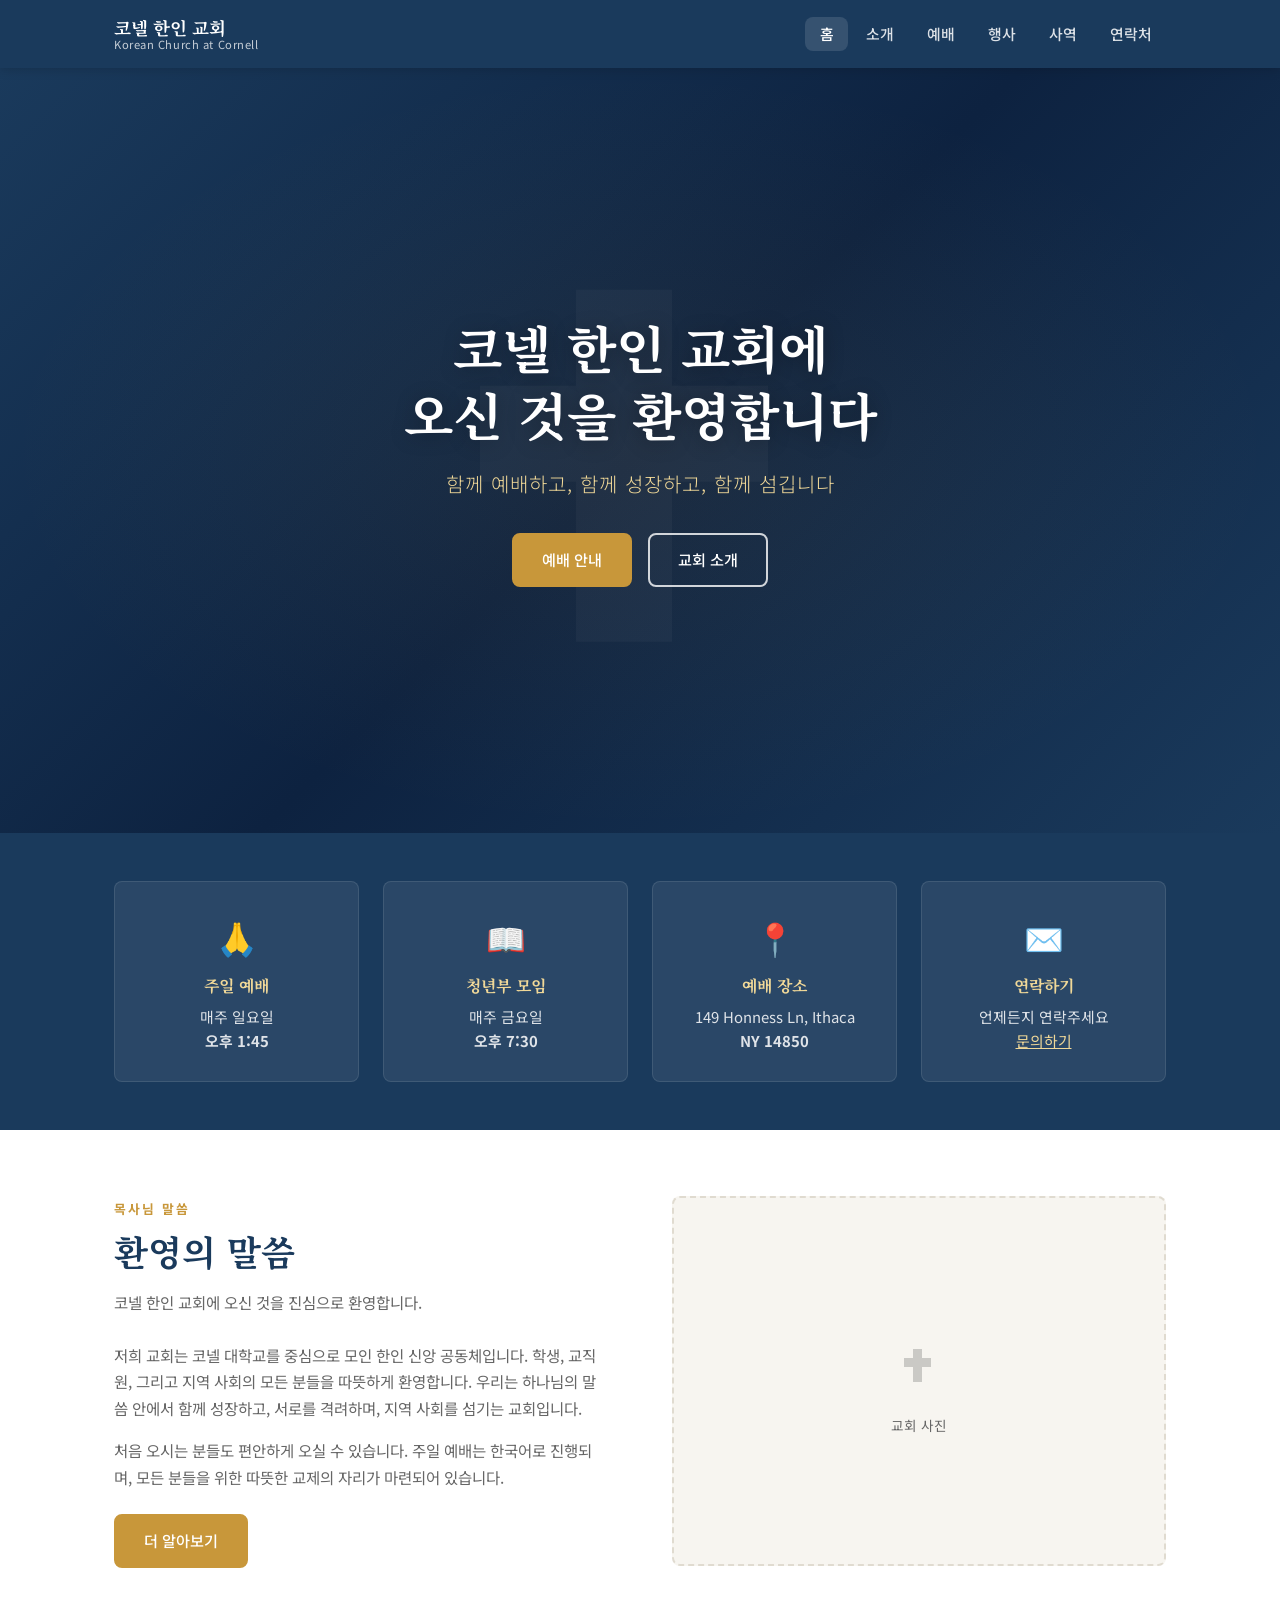
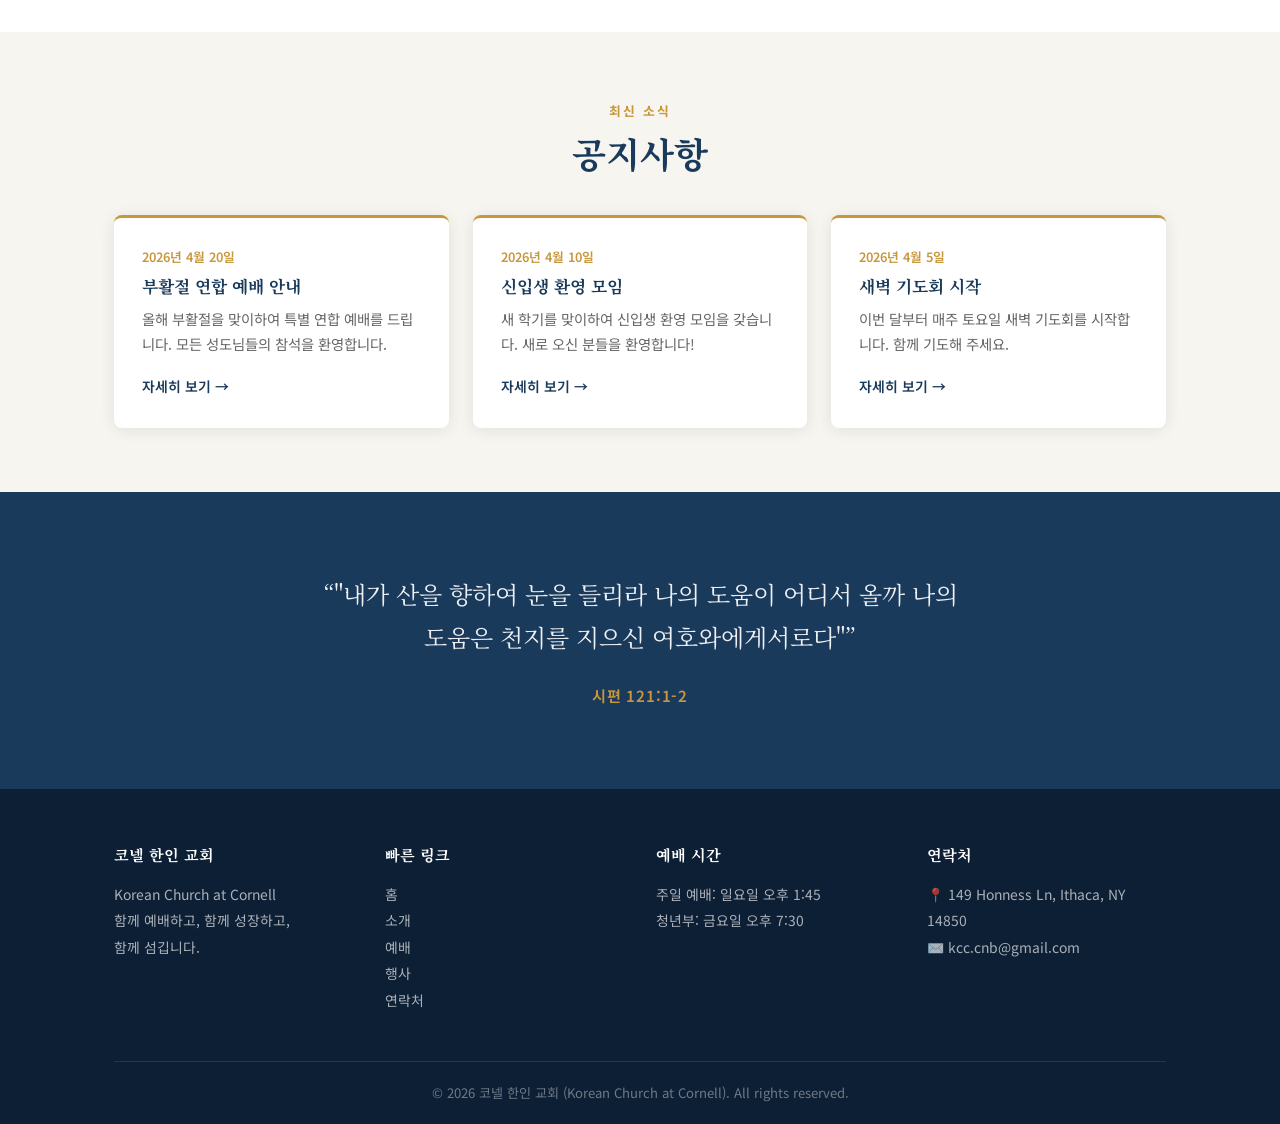
<file: index.html>
<!DOCTYPE html>
<html lang="ko">
<head>
  <meta charset="UTF-8" />
  <meta name="viewport" content="width=device-width, initial-scale=1.0" />
  <meta name="description" content="코넬 한인 교회 - Korean Church at Cornell University" />
  <title>코넬 한인 교회 | Korean Church at Cornell</title>
  <link rel="stylesheet" href="css/style.css" />
  <link rel="preconnect" href="https://fonts.googleapis.com" />
  <link href="https://fonts.googleapis.com/css2?family=Noto+Sans+KR:wght@300;400;500;700&family=Noto+Serif+KR:wght@400;700&display=swap" rel="stylesheet" />
</head>
<body>

  <!-- Navigation -->
  <header class="site-header">
    <nav class="navbar">
      <div class="nav-brand">
        <a href="index.html">
          <span class="brand-ko">코넬 한인 교회</span>
          <span class="brand-en">Korean Church at Cornell</span>
        </a>
      </div>
      <button class="nav-toggle" aria-label="메뉴 열기" id="navToggle">
        <span></span><span></span><span></span>
      </button>
      <ul class="nav-links" id="navLinks">
        <li><a href="index.html" class="active">홈</a></li>
        <li><a href="pages/about.html">소개</a></li>
        <li><a href="pages/worship.html">예배</a></li>
        <li><a href="pages/events.html">행사</a></li>
        <li><a href="pages/ministry.html">사역</a></li>
        <li><a href="pages/contact.html">연락처</a></li>
      </ul>
    </nav>
  </header>

  <!-- Hero Section -->
  <section class="hero">
    <div class="hero-overlay"></div>
    <div class="hero-content">
      <h1>코넬 한인 교회에<br />오신 것을 환영합니다</h1>
      <p class="hero-subtitle">함께 예배하고, 함께 성장하고, 함께 섬깁니다</p>
      <div class="hero-buttons">
        <a href="pages/worship.html" class="btn btn-primary">예배 안내</a>
        <a href="pages/about.html" class="btn btn-outline">교회 소개</a>
      </div>
    </div>
  </section>

  <!-- Weekly Worship Info -->
  <section class="worship-info">
    <div class="container">
      <div class="info-grid">
        <div class="info-card">
          <div class="info-icon">🙏</div>
          <h3>주일 예배</h3>
          <p>매주 일요일<br /><strong>오후 1:45</strong></p>
        </div>
        <div class="info-card">
          <div class="info-icon">📖</div>
          <h3>청년부 모임</h3>
          <p>매주 금요일<br /><strong>오후 7:30</strong></p>
        </div>
        <div class="info-card">
          <div class="info-icon">📍</div>
          <h3>예배 장소</h3>
          <p>149 Honness Ln, Ithaca<br /><strong>NY 14850</strong></p>
        </div>
        <div class="info-card">
          <div class="info-icon">✉️</div>
          <h3>연락하기</h3>
          <p>언제든지 연락주세요<br /><a href="pages/contact.html">문의하기</a></p>
        </div>
      </div>
    </div>
  </section>

  <!-- Welcome Message -->
  <section class="welcome-section">
    <div class="container">
      <div class="welcome-grid">
        <div class="welcome-text">
          <span class="section-label">목사님 말씀</span>
          <h2>환영의 말씀</h2>
          <p>
            코넬 한인 교회에 오신 것을 진심으로 환영합니다.<br /><br />
            저희 교회는 코넬 대학교를 중심으로 모인 한인 신앙 공동체입니다.
            학생, 교직원, 그리고 지역 사회의 모든 분들을 따뜻하게 환영합니다.
            우리는 하나님의 말씀 안에서 함께 성장하고,
            서로를 격려하며, 지역 사회를 섬기는 교회입니다.
          </p>
          <p>
            처음 오시는 분들도 편안하게 오실 수 있습니다.
            주일 예배는 한국어로 진행되며, 모든 분들을 위한
            따뜻한 교제의 자리가 마련되어 있습니다.
          </p>
          <a href="pages/about.html" class="btn btn-primary">더 알아보기</a>
        </div>
        <div class="welcome-image">
          <div class="image-placeholder">
            <span>✝</span>
            <p>교회 사진</p>
          </div>
        </div>
      </div>
    </div>
  </section>

  <!-- Announcements -->
  <section class="announcements">
    <div class="container">
      <div class="section-header">
        <span class="section-label">최신 소식</span>
        <h2>공지사항</h2>
      </div>
      <div class="announcement-grid">
        <article class="announcement-card">
          <span class="announcement-date">2026년 4월 20일</span>
          <h3>부활절 연합 예배 안내</h3>
          <p>올해 부활절을 맞이하여 특별 연합 예배를 드립니다. 모든 성도님들의 참석을 환영합니다.</p>
          <a href="pages/events.html" class="read-more">자세히 보기 →</a>
        </article>
        <article class="announcement-card">
          <span class="announcement-date">2026년 4월 10일</span>
          <h3>신입생 환영 모임</h3>
          <p>새 학기를 맞이하여 신입생 환영 모임을 갖습니다. 새로 오신 분들을 환영합니다!</p>
          <a href="pages/events.html" class="read-more">자세히 보기 →</a>
        </article>
        <article class="announcement-card">
          <span class="announcement-date">2026년 4월 5일</span>
          <h3>새벽 기도회 시작</h3>
          <p>이번 달부터 매주 토요일 새벽 기도회를 시작합니다. 함께 기도해 주세요.</p>
          <a href="pages/events.html" class="read-more">자세히 보기 →</a>
        </article>
      </div>
    </div>
  </section>

  <!-- Scripture of the Week -->
  <section class="scripture">
    <div class="container">
      <blockquote>
        <p>"내가 산을 향하여 눈을 들리라 나의 도움이 어디서 올까 나의 도움은 천지를 지으신 여호와에게서로다"</p>
        <cite>시편 121:1-2</cite>
      </blockquote>
    </div>
  </section>

  <!-- Footer -->
  <footer class="site-footer">
    <div class="container">
      <div class="footer-grid">
        <div class="footer-col">
          <h4>코넬 한인 교회</h4>
          <p>Korean Church at Cornell</p>
          <p>함께 예배하고, 함께 성장하고,<br />함께 섬깁니다.</p>
        </div>
        <div class="footer-col">
          <h4>빠른 링크</h4>
          <ul>
            <li><a href="index.html">홈</a></li>
            <li><a href="pages/about.html">소개</a></li>
            <li><a href="pages/worship.html">예배</a></li>
            <li><a href="pages/events.html">행사</a></li>
            <li><a href="pages/contact.html">연락처</a></li>
          </ul>
        </div>
        <div class="footer-col">
          <h4>예배 시간</h4>
          <ul>
            <li>주일 예배: 일요일 오후 1:45</li>
            <li>청년부: 금요일 오후 7:30</li>
          </ul>
        </div>
        <div class="footer-col">
          <h4>연락처</h4>
          <ul>
            <li>📍 149 Honness Ln, Ithaca, NY 14850</li>
            <li>✉️ <a href="mailto:kcc.cnb@gmail.com">kcc.cnb@gmail.com</a></li>
          </ul>
        </div>
      </div>
      <div class="footer-bottom">
        <p>&copy; 2026 코넬 한인 교회 (Korean Church at Cornell). All rights reserved.</p>
      </div>
    </div>
  </footer>

  <script src="js/main.js"></script>
</body>
</html>
</file>
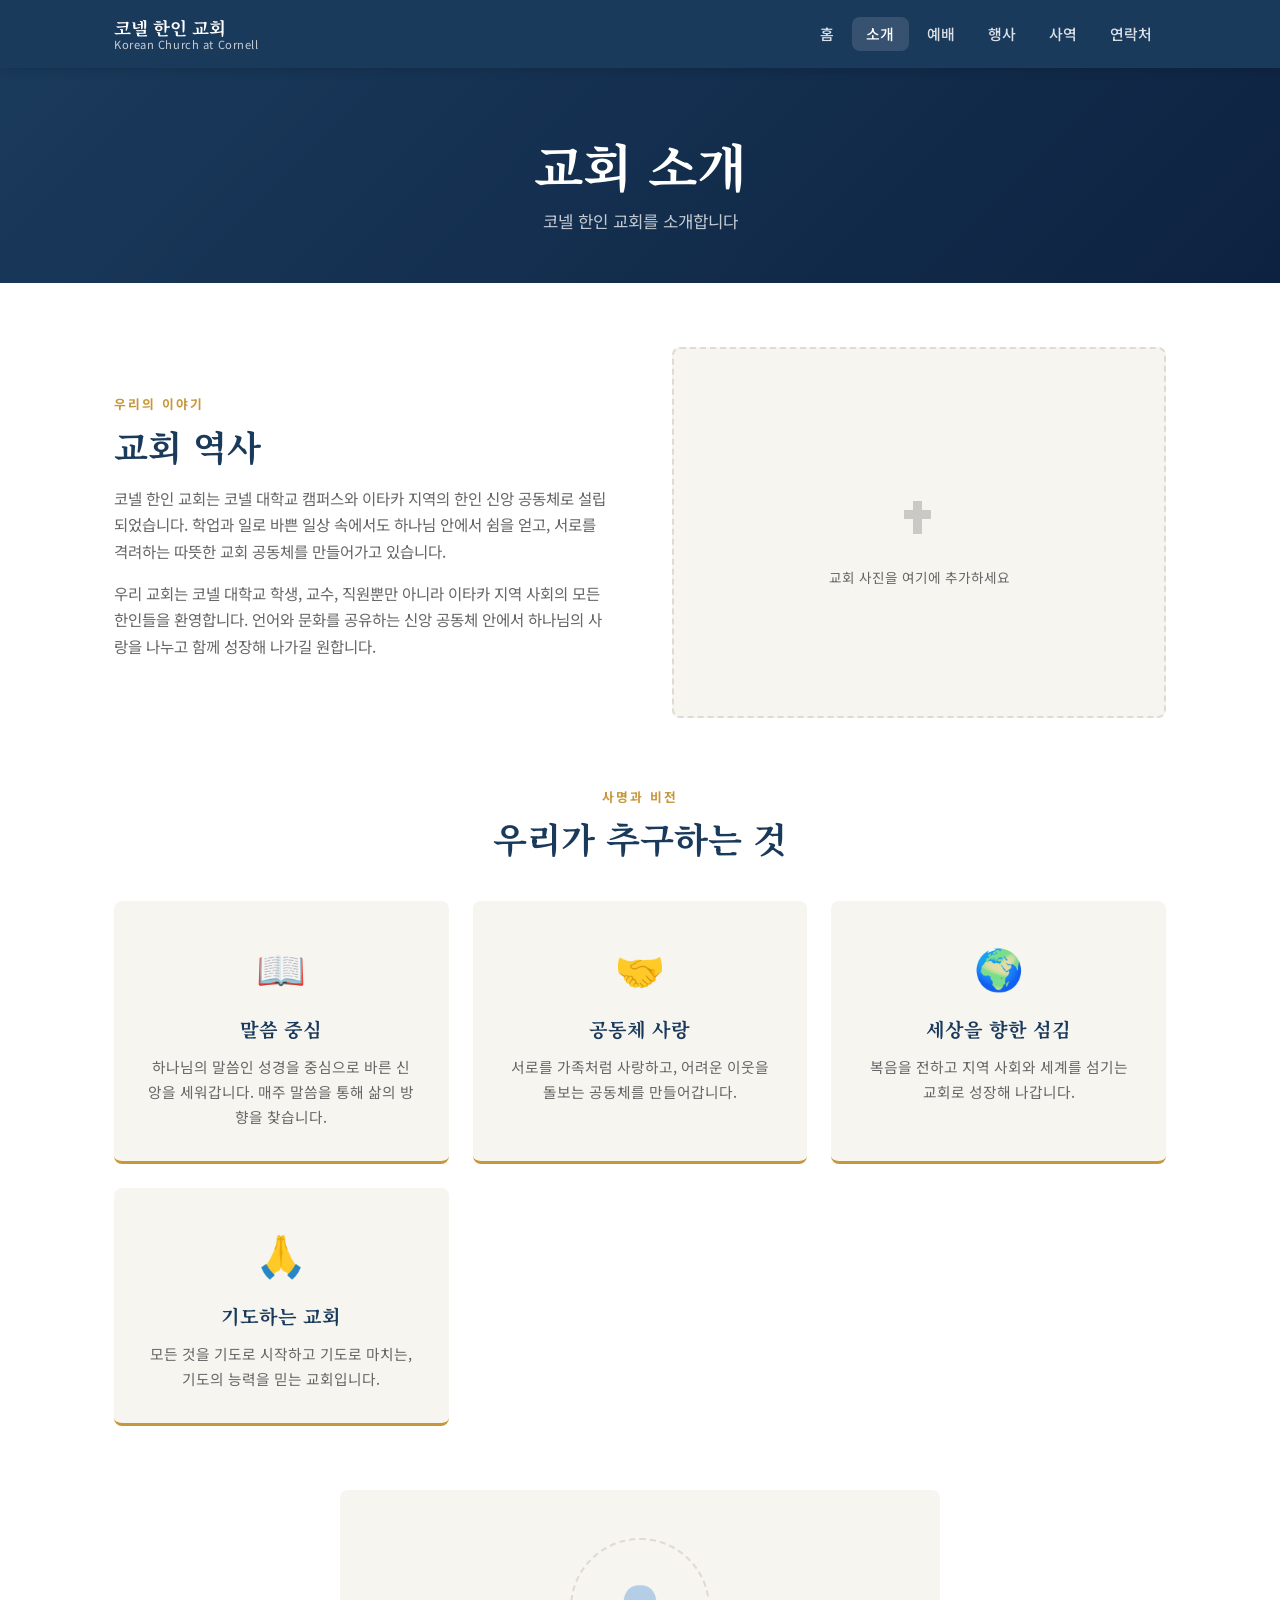
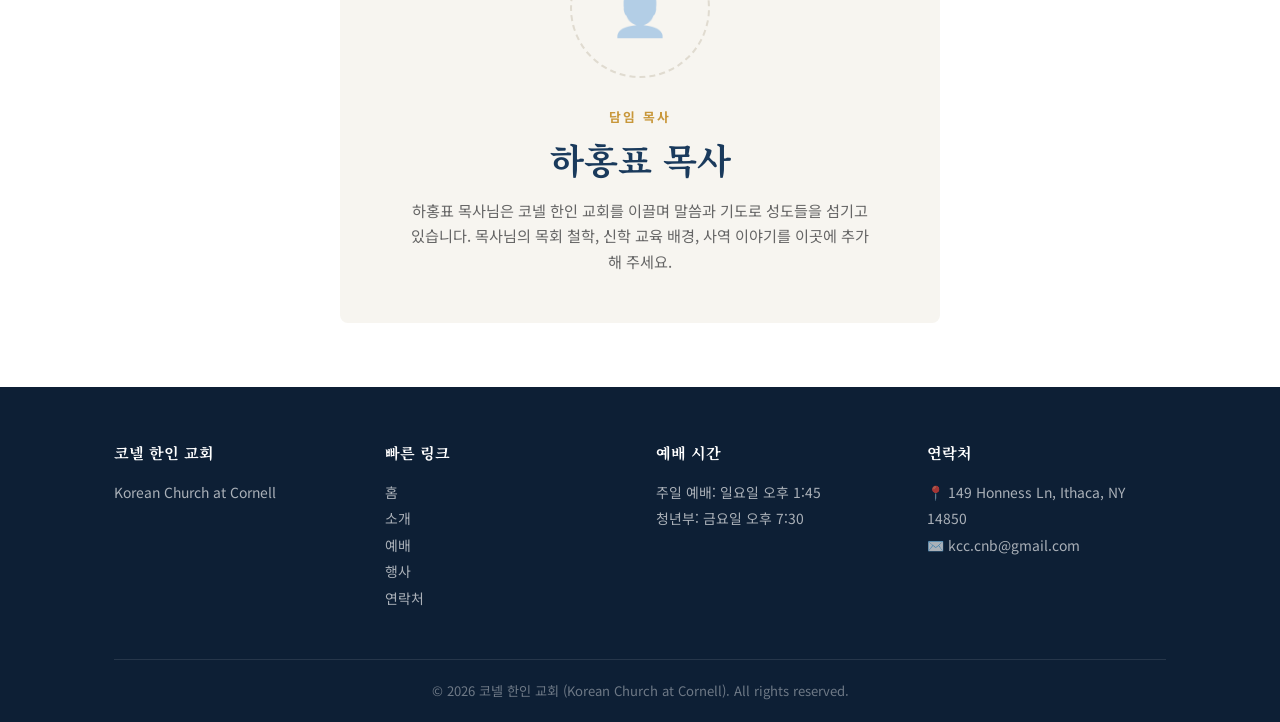
<file: pages/about.html>
<!DOCTYPE html>
<html lang="ko">
<head>
  <meta charset="UTF-8" />
  <meta name="viewport" content="width=device-width, initial-scale=1.0" />
  <title>소개 | 코넬 한인 교회</title>
  <link rel="stylesheet" href="../css/style.css" />
  <link rel="preconnect" href="https://fonts.googleapis.com" />
  <link href="https://fonts.googleapis.com/css2?family=Noto+Sans+KR:wght@300;400;500;700&family=Noto+Serif+KR:wght@400;700&display=swap" rel="stylesheet" />
</head>
<body>

  <header class="site-header">
    <nav class="navbar">
      <div class="nav-brand">
        <a href="../index.html">
          <span class="brand-ko">코넬 한인 교회</span>
          <span class="brand-en">Korean Church at Cornell</span>
        </a>
      </div>
      <button class="nav-toggle" aria-label="메뉴 열기" id="navToggle">
        <span></span><span></span><span></span>
      </button>
      <ul class="nav-links" id="navLinks">
        <li><a href="../index.html">홈</a></li>
        <li><a href="about.html" class="active">소개</a></li>
        <li><a href="worship.html">예배</a></li>
        <li><a href="events.html">행사</a></li>
        <li><a href="ministry.html">사역</a></li>
        <li><a href="contact.html">연락처</a></li>
      </ul>
    </nav>
  </header>

  <section class="page-hero">
    <div class="container">
      <h1>교회 소개</h1>
      <p>코넬 한인 교회를 소개합니다</p>
    </div>
  </section>

  <section class="page-content">
    <div class="container">

      <div class="welcome-grid" style="margin-bottom:4rem;">
        <div class="welcome-text">
          <span class="section-label">우리의 이야기</span>
          <h2>교회 역사</h2>
          <p>
            코넬 한인 교회는 코넬 대학교 캠퍼스와 이타카 지역의 한인 신앙 공동체로 설립되었습니다.
            학업과 일로 바쁜 일상 속에서도 하나님 안에서 쉼을 얻고, 서로를 격려하는
            따뜻한 교회 공동체를 만들어가고 있습니다.
          </p>
          <p>
            우리 교회는 코넬 대학교 학생, 교수, 직원뿐만 아니라
            이타카 지역 사회의 모든 한인들을 환영합니다.
            언어와 문화를 공유하는 신앙 공동체 안에서
            하나님의 사랑을 나누고 함께 성장해 나가길 원합니다.
          </p>
        </div>
        <div class="welcome-image">
          <div class="image-placeholder">
            <span>✝</span>
            <p>교회 사진을 여기에 추가하세요</p>
          </div>
        </div>
      </div>

      <!-- Vision & Mission -->
      <div class="section-header">
        <span class="section-label">사명과 비전</span>
        <h2>우리가 추구하는 것</h2>
      </div>

      <div class="ministry-grid" style="margin-bottom:4rem;">
        <div class="ministry-card">
          <div class="icon">📖</div>
          <h3>말씀 중심</h3>
          <p>하나님의 말씀인 성경을 중심으로 바른 신앙을 세워갑니다. 매주 말씀을 통해 삶의 방향을 찾습니다.</p>
        </div>
        <div class="ministry-card">
          <div class="icon">🤝</div>
          <h3>공동체 사랑</h3>
          <p>서로를 가족처럼 사랑하고, 어려운 이웃을 돌보는 공동체를 만들어갑니다.</p>
        </div>
        <div class="ministry-card">
          <div class="icon">🌍</div>
          <h3>세상을 향한 섬김</h3>
          <p>복음을 전하고 지역 사회와 세계를 섬기는 교회로 성장해 나갑니다.</p>
        </div>
        <div class="ministry-card">
          <div class="icon">🙏</div>
          <h3>기도하는 교회</h3>
          <p>모든 것을 기도로 시작하고 기도로 마치는, 기도의 능력을 믿는 교회입니다.</p>
        </div>
      </div>

      <!-- Pastor -->
      <div style="background:var(--color-bg-alt);border-radius:var(--radius);padding:3rem;text-align:center;max-width:600px;margin:0 auto;">
        <div class="image-placeholder" style="width:140px;height:140px;border-radius:50%;margin:0 auto 1.5rem;aspect-ratio:1;">
          <span>👤</span>
        </div>
        <span class="section-label">담임 목사</span>
        <h2 style="margin-bottom:0.5rem;">하홍표 목사</h2>
        <p style="color:var(--color-text-light);font-size:0.95rem;max-width:460px;margin:1rem auto 0;">
          하홍표 목사님은 코넬 한인 교회를 이끌며 말씀과 기도로 성도들을 섬기고 있습니다.
          목사님의 목회 철학, 신학 교육 배경, 사역 이야기를 이곳에 추가해 주세요.
        </p>
      </div>

    </div>
  </section>

  <footer class="site-footer">
    <div class="container">
      <div class="footer-grid">
        <div class="footer-col">
          <h4>코넬 한인 교회</h4>
          <p>Korean Church at Cornell</p>
        </div>
        <div class="footer-col">
          <h4>빠른 링크</h4>
          <ul>
            <li><a href="../index.html">홈</a></li>
            <li><a href="about.html">소개</a></li>
            <li><a href="worship.html">예배</a></li>
            <li><a href="events.html">행사</a></li>
            <li><a href="contact.html">연락처</a></li>
          </ul>
        </div>
        <div class="footer-col">
          <h4>예배 시간</h4>
          <ul>
            <li>주일 예배: 일요일 오후 1:45</li>
            <li>청년부: 금요일 오후 7:30</li>
          </ul>
        </div>
        <div class="footer-col">
          <h4>연락처</h4>
          <ul>
            <li>📍 149 Honness Ln, Ithaca, NY 14850</li>
            <li>✉️ <a href="mailto:kcc.cnb@gmail.com">kcc.cnb@gmail.com</a></li>
          </ul>
        </div>
      </div>
      <div class="footer-bottom">
        <p>&copy; 2026 코넬 한인 교회 (Korean Church at Cornell). All rights reserved.</p>
      </div>
    </div>
  </footer>

  <script src="../js/main.js"></script>
</body>
</html>
</file>
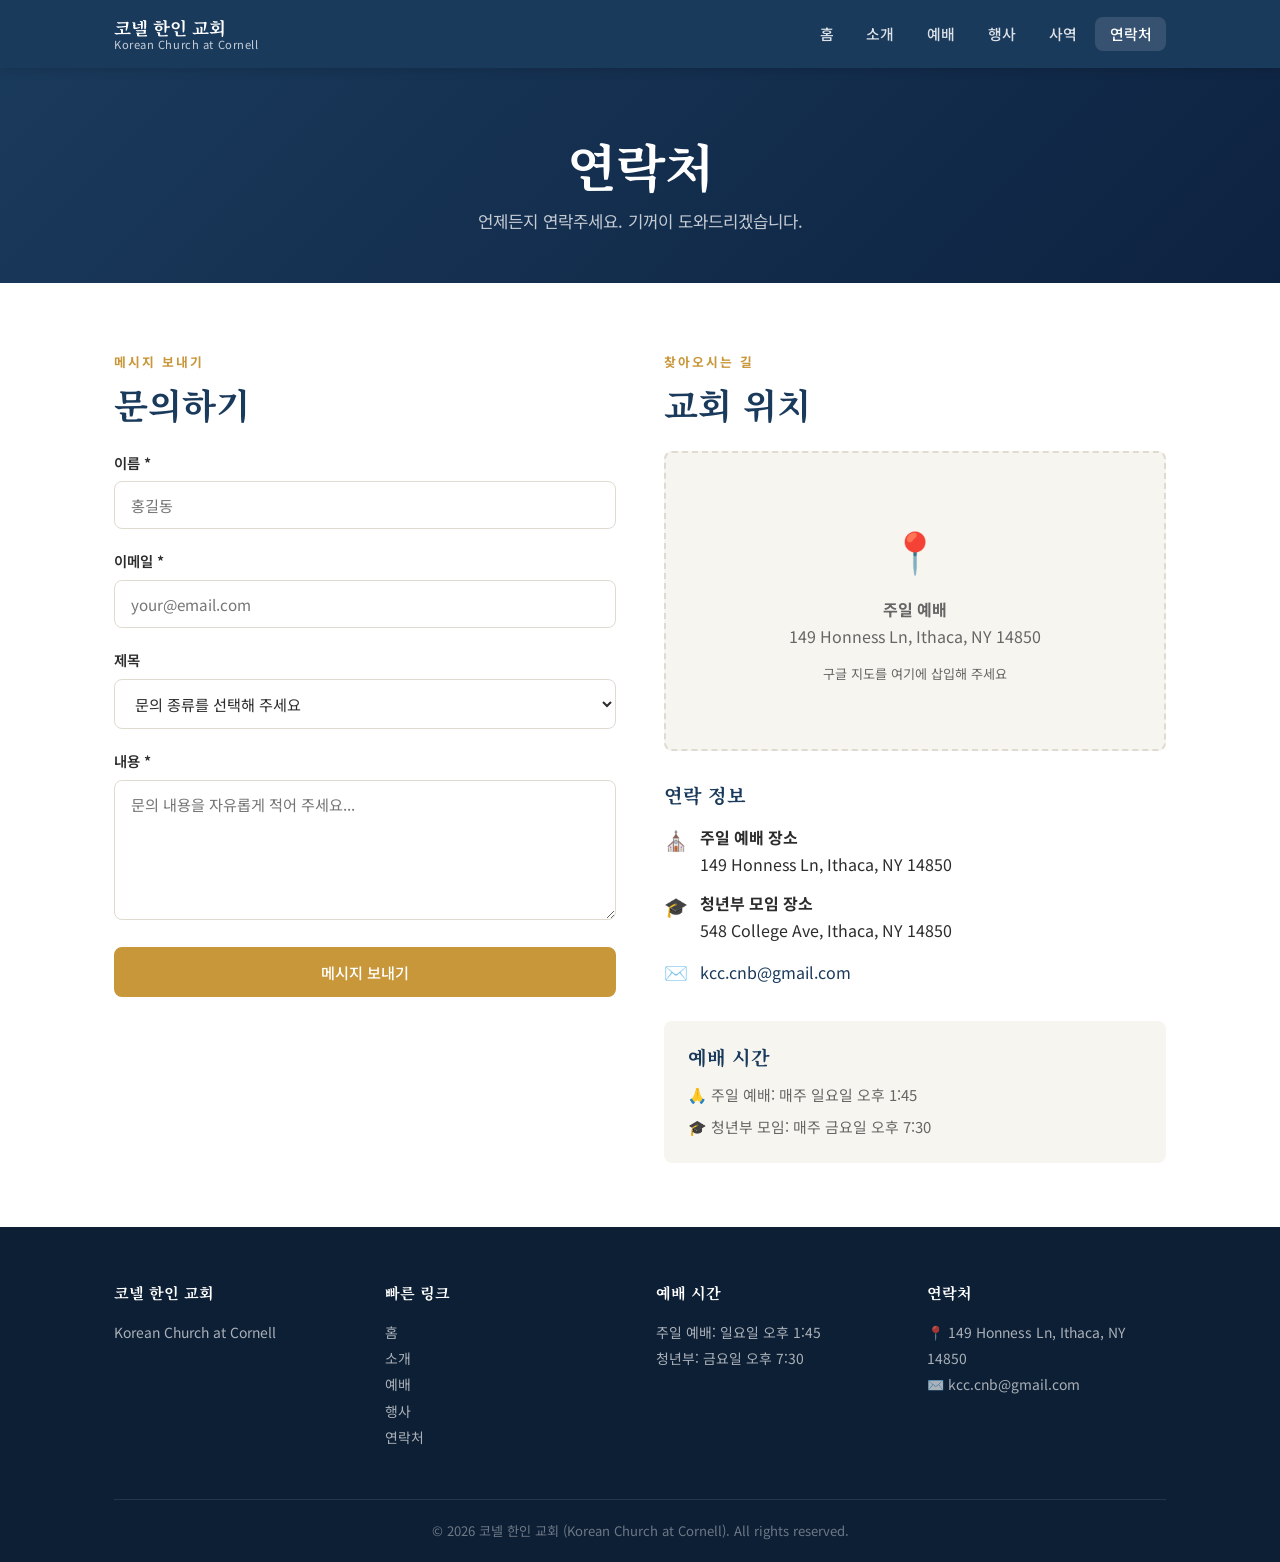
<file: pages/contact.html>
<!DOCTYPE html>
<html lang="ko">
<head>
  <meta charset="UTF-8" />
  <meta name="viewport" content="width=device-width, initial-scale=1.0" />
  <title>연락처 | 코넬 한인 교회</title>
  <link rel="stylesheet" href="../css/style.css" />
  <link rel="preconnect" href="https://fonts.googleapis.com" />
  <link href="https://fonts.googleapis.com/css2?family=Noto+Sans+KR:wght@300;400;500;700&family=Noto+Serif+KR:wght@400;700&display=swap" rel="stylesheet" />
</head>
<body>

  <header class="site-header">
    <nav class="navbar">
      <div class="nav-brand">
        <a href="../index.html">
          <span class="brand-ko">코넬 한인 교회</span>
          <span class="brand-en">Korean Church at Cornell</span>
        </a>
      </div>
      <button class="nav-toggle" aria-label="메뉴 열기" id="navToggle">
        <span></span><span></span><span></span>
      </button>
      <ul class="nav-links" id="navLinks">
        <li><a href="../index.html">홈</a></li>
        <li><a href="about.html">소개</a></li>
        <li><a href="worship.html">예배</a></li>
        <li><a href="events.html">행사</a></li>
        <li><a href="ministry.html">사역</a></li>
        <li><a href="contact.html" class="active">연락처</a></li>
      </ul>
    </nav>
  </header>

  <section class="page-hero">
    <div class="container">
      <h1>연락처</h1>
      <p>언제든지 연락주세요. 기꺼이 도와드리겠습니다.</p>
    </div>
  </section>

  <section class="page-content">
    <div class="container">
      <div class="contact-grid">

        <!-- Contact Form -->
        <div>
          <span class="section-label">메시지 보내기</span>
          <h2 style="margin-bottom:1.5rem;">문의하기</h2>

          <!--
            To make this form work, sign up at https://formspree.io (free tier available)
            and replace "YOUR_FORM_ID" with your actual Formspree form ID.
            Then change the action attribute to: action="https://formspree.io/f/YOUR_FORM_ID"
            and remove the id="contactForm" to use native Formspree submission.
          -->
          <form id="contactForm" action="#" method="POST">
            <div class="form-group">
              <label for="name">이름 *</label>
              <input type="text" id="name" name="name" placeholder="홍길동" required />
            </div>
            <div class="form-group">
              <label for="email">이메일 *</label>
              <input type="email" id="email" name="email" placeholder="your@email.com" required />
            </div>
            <div class="form-group">
              <label for="subject">제목</label>
              <select id="subject" name="subject">
                <option value="">문의 종류를 선택해 주세요</option>
                <option value="visit">처음 방문 문의</option>
                <option value="worship">예배 문의</option>
                <option value="ministry">사역 참여 문의</option>
                <option value="prayer">기도 요청</option>
                <option value="other">기타</option>
              </select>
            </div>
            <div class="form-group">
              <label for="message">내용 *</label>
              <textarea id="message" name="message" placeholder="문의 내용을 자유롭게 적어 주세요..." required></textarea>
            </div>
            <button type="submit" class="btn btn-primary" style="width:100%;">메시지 보내기</button>
          </form>
        </div>

        <!-- Contact Info -->
        <div>
          <span class="section-label">찾아오시는 길</span>
          <h2 style="margin-bottom:1.5rem;">교회 위치</h2>

          <!-- Replace this block with your Google Maps embed iframe -->
          <div class="map-placeholder">
            <span>📍</span>
            <p>
              <strong>주일 예배</strong><br />
              149 Honness Ln, Ithaca, NY 14850
            </p>
            <p style="font-size:0.82rem;color:var(--color-text-light);">
              구글 지도를 여기에 삽입해 주세요
            </p>
          </div>

          <div style="margin-top:2rem;">
            <h3 style="margin-bottom:1rem;">연락 정보</h3>
            <ul style="display:flex;flex-direction:column;gap:0.75rem;">
              <li style="display:flex;gap:0.75rem;align-items:flex-start;">
                <span style="font-size:1.2rem;">⛪</span>
                <span>
                  <strong>주일 예배 장소</strong><br />
                  149 Honness Ln, Ithaca, NY 14850
                </span>
              </li>
              <li style="display:flex;gap:0.75rem;align-items:flex-start;">
                <span style="font-size:1.2rem;">🎓</span>
                <span>
                  <strong>청년부 모임 장소</strong><br />
                  548 College Ave, Ithaca, NY 14850
                </span>
              </li>
              <li style="display:flex;gap:0.75rem;align-items:center;">
                <span style="font-size:1.2rem;">✉️</span>
                <a href="mailto:kcc.cnb@gmail.com">kcc.cnb@gmail.com</a>
              </li>
            </ul>
          </div>

          <div style="margin-top:2rem;padding:1.5rem;background:var(--color-bg-alt);border-radius:var(--radius);">
            <h3 style="margin-bottom:0.75rem;">예배 시간</h3>
            <ul style="display:flex;flex-direction:column;gap:0.4rem;font-size:0.93rem;color:var(--color-text-light);">
              <li>🙏 주일 예배: 매주 일요일 오후 1:45</li>
              <li>🎓 청년부 모임: 매주 금요일 오후 7:30</li>
            </ul>
          </div>
        </div>

      </div>
    </div>
  </section>

  <footer class="site-footer">
    <div class="container">
      <div class="footer-grid">
        <div class="footer-col">
          <h4>코넬 한인 교회</h4>
          <p>Korean Church at Cornell</p>
        </div>
        <div class="footer-col">
          <h4>빠른 링크</h4>
          <ul>
            <li><a href="../index.html">홈</a></li>
            <li><a href="about.html">소개</a></li>
            <li><a href="worship.html">예배</a></li>
            <li><a href="events.html">행사</a></li>
            <li><a href="contact.html">연락처</a></li>
          </ul>
        </div>
        <div class="footer-col">
          <h4>예배 시간</h4>
          <ul>
            <li>주일 예배: 일요일 오후 1:45</li>
            <li>청년부: 금요일 오후 7:30</li>
          </ul>
        </div>
        <div class="footer-col">
          <h4>연락처</h4>
          <ul>
            <li>📍 149 Honness Ln, Ithaca, NY 14850</li>
            <li>✉️ <a href="mailto:kcc.cnb@gmail.com">kcc.cnb@gmail.com</a></li>
          </ul>
        </div>
      </div>
      <div class="footer-bottom">
        <p>&copy; 2026 코넬 한인 교회 (Korean Church at Cornell). All rights reserved.</p>
      </div>
    </div>
  </footer>

  <script src="../js/main.js"></script>
</body>
</html>
</file>
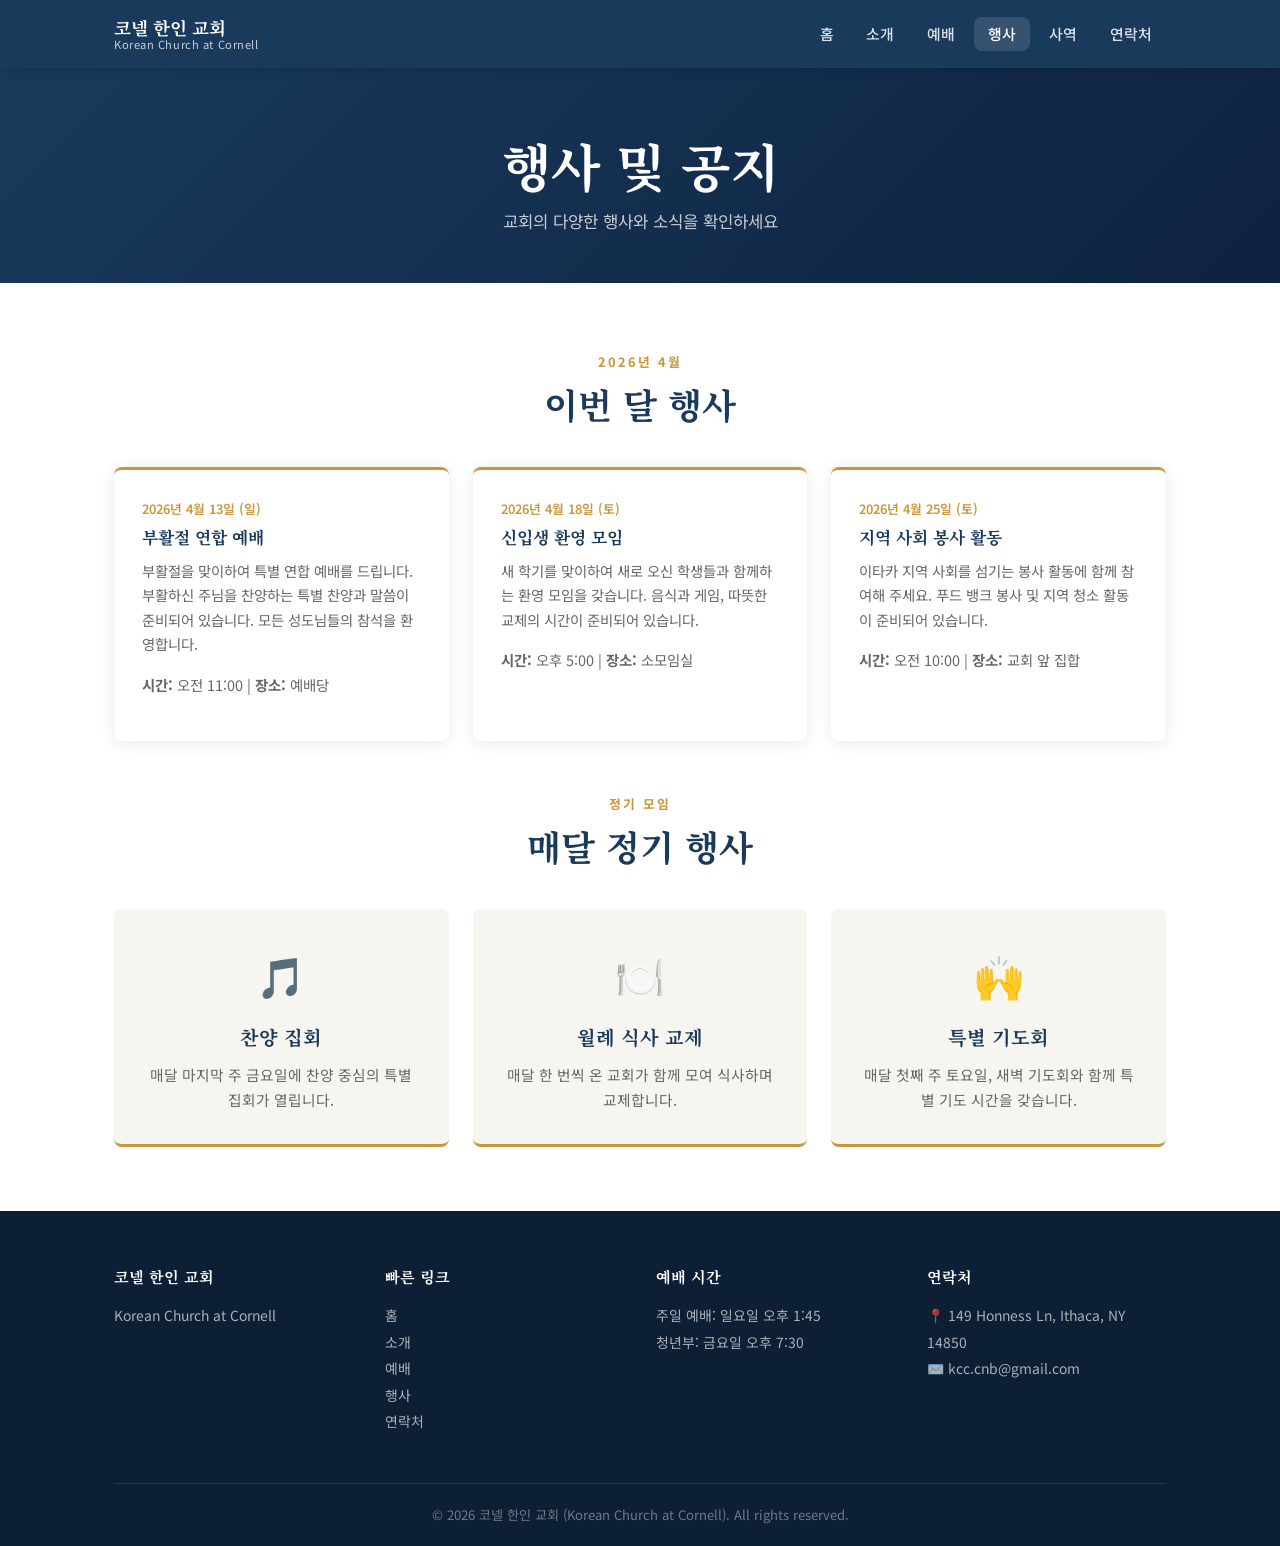
<file: pages/events.html>
<!DOCTYPE html>
<html lang="ko">
<head>
  <meta charset="UTF-8" />
  <meta name="viewport" content="width=device-width, initial-scale=1.0" />
  <title>행사 | 코넬 한인 교회</title>
  <link rel="stylesheet" href="../css/style.css" />
  <link rel="preconnect" href="https://fonts.googleapis.com" />
  <link href="https://fonts.googleapis.com/css2?family=Noto+Sans+KR:wght@300;400;500;700&family=Noto+Serif+KR:wght@400;700&display=swap" rel="stylesheet" />
</head>
<body>

  <header class="site-header">
    <nav class="navbar">
      <div class="nav-brand">
        <a href="../index.html">
          <span class="brand-ko">코넬 한인 교회</span>
          <span class="brand-en">Korean Church at Cornell</span>
        </a>
      </div>
      <button class="nav-toggle" aria-label="메뉴 열기" id="navToggle">
        <span></span><span></span><span></span>
      </button>
      <ul class="nav-links" id="navLinks">
        <li><a href="../index.html">홈</a></li>
        <li><a href="about.html">소개</a></li>
        <li><a href="worship.html">예배</a></li>
        <li><a href="events.html" class="active">행사</a></li>
        <li><a href="ministry.html">사역</a></li>
        <li><a href="contact.html">연락처</a></li>
      </ul>
    </nav>
  </header>

  <section class="page-hero">
    <div class="container">
      <h1>행사 및 공지</h1>
      <p>교회의 다양한 행사와 소식을 확인하세요</p>
    </div>
  </section>

  <section class="page-content">
    <div class="container">

      <div class="section-header">
        <span class="section-label">2026년 4월</span>
        <h2>이번 달 행사</h2>
      </div>

      <div class="announcement-grid" style="margin-bottom:3rem;">
        <article class="announcement-card">
          <span class="announcement-date">2026년 4월 13일 (일)</span>
          <h3>부활절 연합 예배</h3>
          <p>
            부활절을 맞이하여 특별 연합 예배를 드립니다.
            부활하신 주님을 찬양하는 특별 찬양과 말씀이 준비되어 있습니다.
            모든 성도님들의 참석을 환영합니다.
          </p>
          <p><strong>시간:</strong> 오전 11:00 | <strong>장소:</strong> 예배당</p>
        </article>

        <article class="announcement-card">
          <span class="announcement-date">2026년 4월 18일 (토)</span>
          <h3>신입생 환영 모임</h3>
          <p>
            새 학기를 맞이하여 새로 오신 학생들과 함께하는 환영 모임을 갖습니다.
            음식과 게임, 따뜻한 교제의 시간이 준비되어 있습니다.
          </p>
          <p><strong>시간:</strong> 오후 5:00 | <strong>장소:</strong> 소모임실</p>
        </article>

        <article class="announcement-card">
          <span class="announcement-date">2026년 4월 25일 (토)</span>
          <h3>지역 사회 봉사 활동</h3>
          <p>
            이타카 지역 사회를 섬기는 봉사 활동에 함께 참여해 주세요.
            푸드 뱅크 봉사 및 지역 청소 활동이 준비되어 있습니다.
          </p>
          <p><strong>시간:</strong> 오전 10:00 | <strong>장소:</strong> 교회 앞 집합</p>
        </article>
      </div>

      <div class="section-header">
        <span class="section-label">정기 모임</span>
        <h2>매달 정기 행사</h2>
      </div>

      <div class="ministry-grid">
        <div class="ministry-card">
          <div class="icon">🎵</div>
          <h3>찬양 집회</h3>
          <p>매달 마지막 주 금요일에 찬양 중심의 특별 집회가 열립니다.</p>
        </div>
        <div class="ministry-card">
          <div class="icon">🍽️</div>
          <h3>월례 식사 교제</h3>
          <p>매달 한 번씩 온 교회가 함께 모여 식사하며 교제합니다.</p>
        </div>
        <div class="ministry-card">
          <div class="icon">🙌</div>
          <h3>특별 기도회</h3>
          <p>매달 첫째 주 토요일, 새벽 기도회와 함께 특별 기도 시간을 갖습니다.</p>
        </div>
      </div>

    </div>
  </section>

  <footer class="site-footer">
    <div class="container">
      <div class="footer-grid">
        <div class="footer-col">
          <h4>코넬 한인 교회</h4>
          <p>Korean Church at Cornell</p>
        </div>
        <div class="footer-col">
          <h4>빠른 링크</h4>
          <ul>
            <li><a href="../index.html">홈</a></li>
            <li><a href="about.html">소개</a></li>
            <li><a href="worship.html">예배</a></li>
            <li><a href="events.html">행사</a></li>
            <li><a href="contact.html">연락처</a></li>
          </ul>
        </div>
        <div class="footer-col">
          <h4>예배 시간</h4>
          <ul>
            <li>주일 예배: 일요일 오후 1:45</li>
            <li>청년부: 금요일 오후 7:30</li>
          </ul>
        </div>
        <div class="footer-col">
          <h4>연락처</h4>
          <ul>
            <li>📍 149 Honness Ln, Ithaca, NY 14850</li>
            <li>✉️ <a href="mailto:kcc.cnb@gmail.com">kcc.cnb@gmail.com</a></li>
          </ul>
        </div>
      </div>
      <div class="footer-bottom">
        <p>&copy; 2026 코넬 한인 교회 (Korean Church at Cornell). All rights reserved.</p>
      </div>
    </div>
  </footer>

  <script src="../js/main.js"></script>
</body>
</html>
</file>
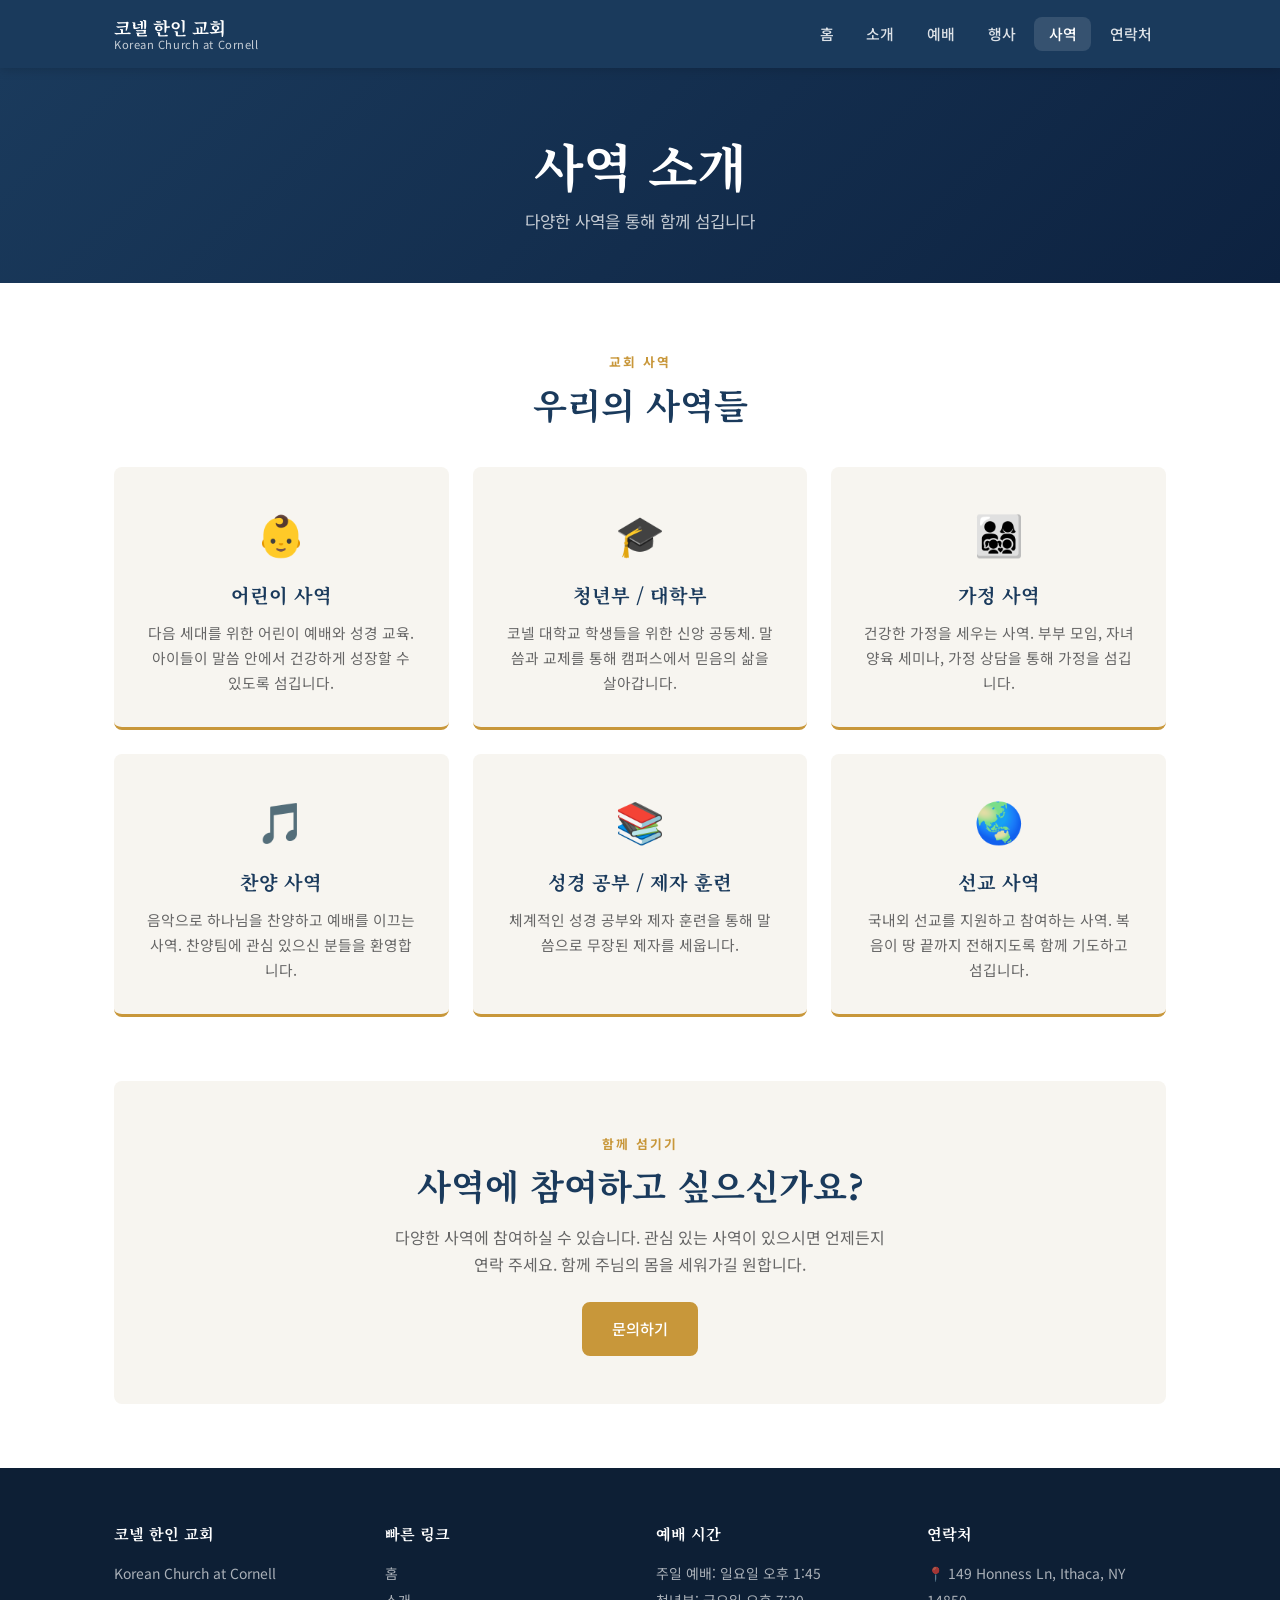
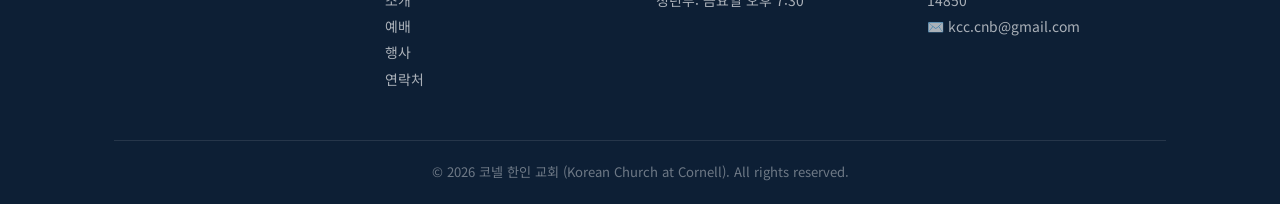
<file: pages/ministry.html>
<!DOCTYPE html>
<html lang="ko">
<head>
  <meta charset="UTF-8" />
  <meta name="viewport" content="width=device-width, initial-scale=1.0" />
  <title>사역 | 코넬 한인 교회</title>
  <link rel="stylesheet" href="../css/style.css" />
  <link rel="preconnect" href="https://fonts.googleapis.com" />
  <link href="https://fonts.googleapis.com/css2?family=Noto+Sans+KR:wght@300;400;500;700&family=Noto+Serif+KR:wght@400;700&display=swap" rel="stylesheet" />
</head>
<body>

  <header class="site-header">
    <nav class="navbar">
      <div class="nav-brand">
        <a href="../index.html">
          <span class="brand-ko">코넬 한인 교회</span>
          <span class="brand-en">Korean Church at Cornell</span>
        </a>
      </div>
      <button class="nav-toggle" aria-label="메뉴 열기" id="navToggle">
        <span></span><span></span><span></span>
      </button>
      <ul class="nav-links" id="navLinks">
        <li><a href="../index.html">홈</a></li>
        <li><a href="about.html">소개</a></li>
        <li><a href="worship.html">예배</a></li>
        <li><a href="events.html">행사</a></li>
        <li><a href="ministry.html" class="active">사역</a></li>
        <li><a href="contact.html">연락처</a></li>
      </ul>
    </nav>
  </header>

  <section class="page-hero">
    <div class="container">
      <h1>사역 소개</h1>
      <p>다양한 사역을 통해 함께 섬깁니다</p>
    </div>
  </section>

  <section class="page-content">
    <div class="container">

      <div class="section-header">
        <span class="section-label">교회 사역</span>
        <h2>우리의 사역들</h2>
      </div>

      <div class="ministry-grid" style="margin-bottom:4rem;">
        <div class="ministry-card">
          <div class="icon">👶</div>
          <h3>어린이 사역</h3>
          <p>다음 세대를 위한 어린이 예배와 성경 교육. 아이들이 말씀 안에서 건강하게 성장할 수 있도록 섬깁니다.</p>
        </div>
        <div class="ministry-card">
          <div class="icon">🎓</div>
          <h3>청년부 / 대학부</h3>
          <p>코넬 대학교 학생들을 위한 신앙 공동체. 말씀과 교제를 통해 캠퍼스에서 믿음의 삶을 살아갑니다.</p>
        </div>
        <div class="ministry-card">
          <div class="icon">👨‍👩‍👧‍👦</div>
          <h3>가정 사역</h3>
          <p>건강한 가정을 세우는 사역. 부부 모임, 자녀 양육 세미나, 가정 상담을 통해 가정을 섬깁니다.</p>
        </div>
        <div class="ministry-card">
          <div class="icon">🎵</div>
          <h3>찬양 사역</h3>
          <p>음악으로 하나님을 찬양하고 예배를 이끄는 사역. 찬양팀에 관심 있으신 분들을 환영합니다.</p>
        </div>
        <div class="ministry-card">
          <div class="icon">📚</div>
          <h3>성경 공부 / 제자 훈련</h3>
          <p>체계적인 성경 공부와 제자 훈련을 통해 말씀으로 무장된 제자를 세웁니다.</p>
        </div>
        <div class="ministry-card">
          <div class="icon">🌏</div>
          <h3>선교 사역</h3>
          <p>국내외 선교를 지원하고 참여하는 사역. 복음이 땅 끝까지 전해지도록 함께 기도하고 섬깁니다.</p>
        </div>
      </div>

      <div style="background:var(--color-bg-alt);border-radius:var(--radius);padding:3rem;text-align:center;">
        <span class="section-label">함께 섬기기</span>
        <h2 style="margin-bottom:1rem;">사역에 참여하고 싶으신가요?</h2>
        <p style="color:var(--color-text-light);max-width:500px;margin:0 auto 1.5rem;">
          다양한 사역에 참여하실 수 있습니다.
          관심 있는 사역이 있으시면 언제든지 연락 주세요.
          함께 주님의 몸을 세워가길 원합니다.
        </p>
        <a href="contact.html" class="btn btn-primary">문의하기</a>
      </div>

    </div>
  </section>

  <footer class="site-footer">
    <div class="container">
      <div class="footer-grid">
        <div class="footer-col">
          <h4>코넬 한인 교회</h4>
          <p>Korean Church at Cornell</p>
        </div>
        <div class="footer-col">
          <h4>빠른 링크</h4>
          <ul>
            <li><a href="../index.html">홈</a></li>
            <li><a href="about.html">소개</a></li>
            <li><a href="worship.html">예배</a></li>
            <li><a href="events.html">행사</a></li>
            <li><a href="contact.html">연락처</a></li>
          </ul>
        </div>
        <div class="footer-col">
          <h4>예배 시간</h4>
          <ul>
            <li>주일 예배: 일요일 오후 1:45</li>
            <li>청년부: 금요일 오후 7:30</li>
          </ul>
        </div>
        <div class="footer-col">
          <h4>연락처</h4>
          <ul>
            <li>📍 149 Honness Ln, Ithaca, NY 14850</li>
            <li>✉️ <a href="mailto:kcc.cnb@gmail.com">kcc.cnb@gmail.com</a></li>
          </ul>
        </div>
      </div>
      <div class="footer-bottom">
        <p>&copy; 2026 코넬 한인 교회 (Korean Church at Cornell). All rights reserved.</p>
      </div>
    </div>
  </footer>

  <script src="../js/main.js"></script>
</body>
</html>
</file>
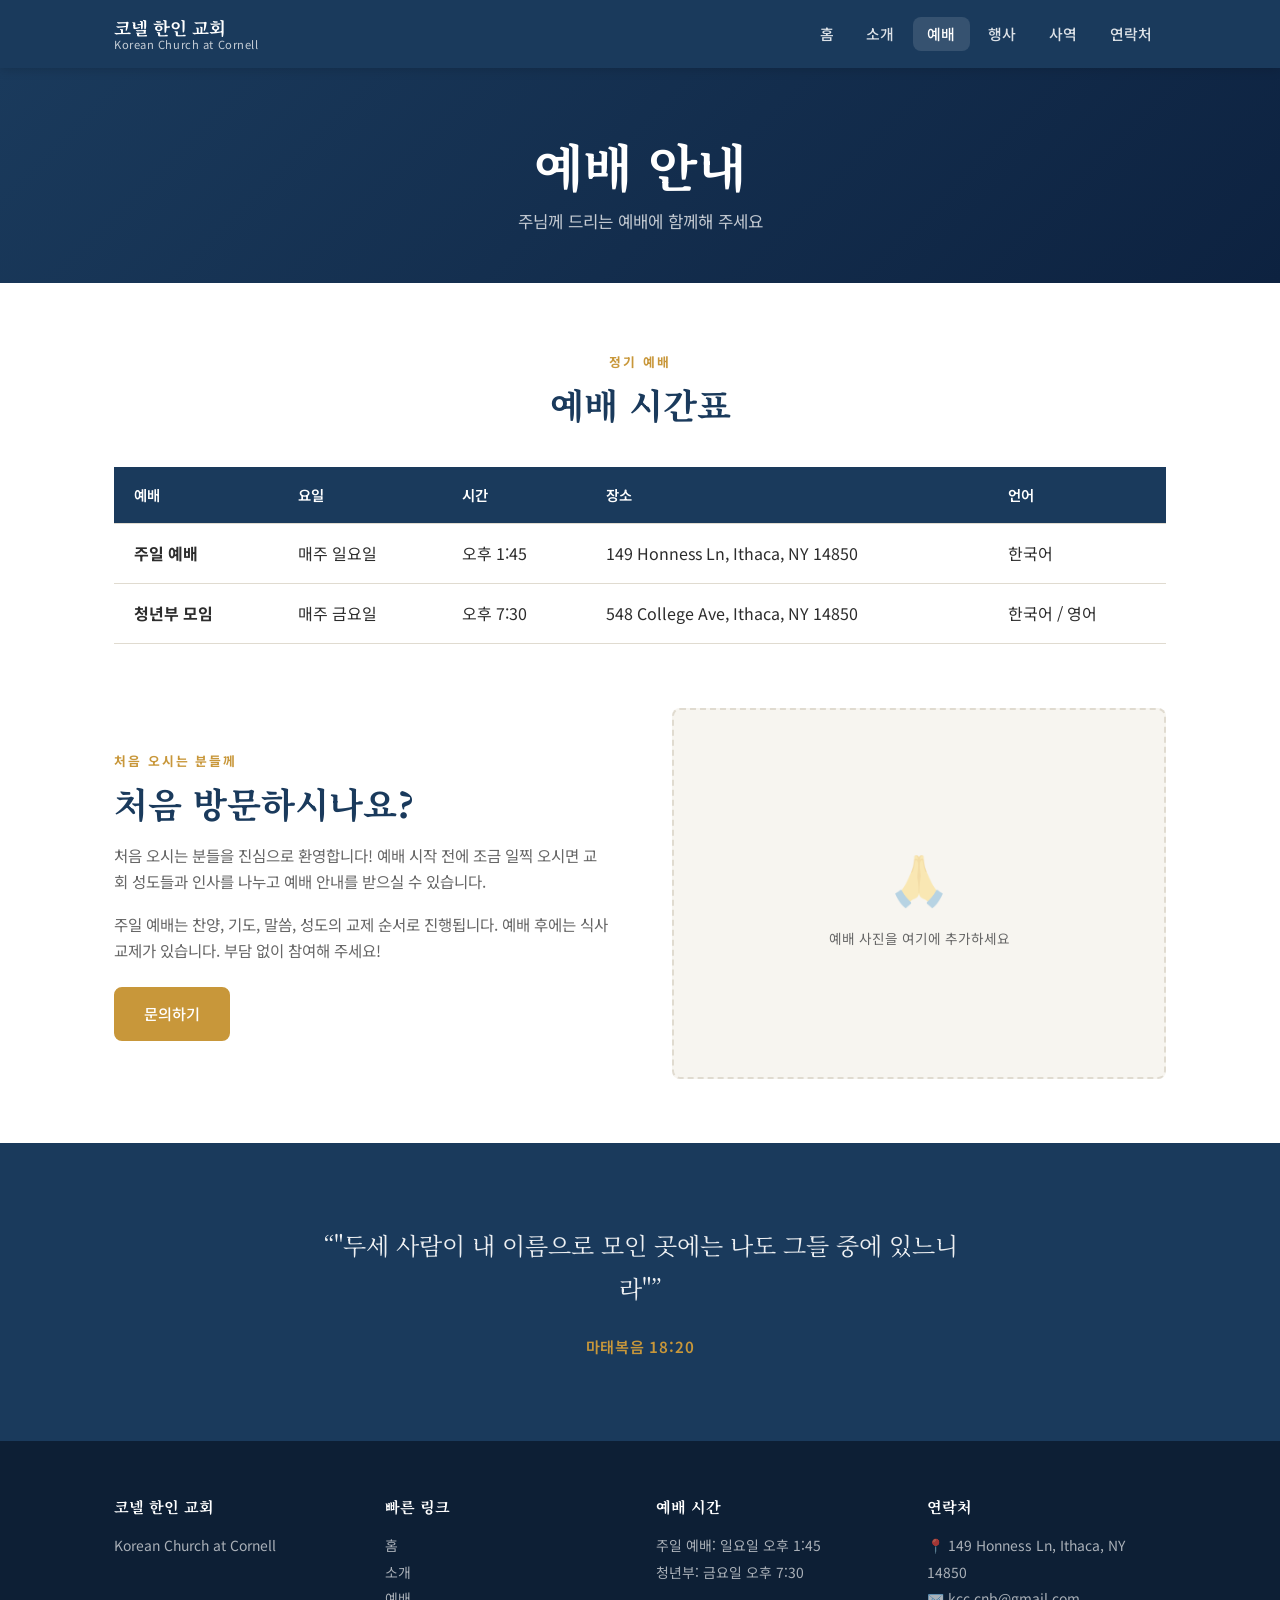
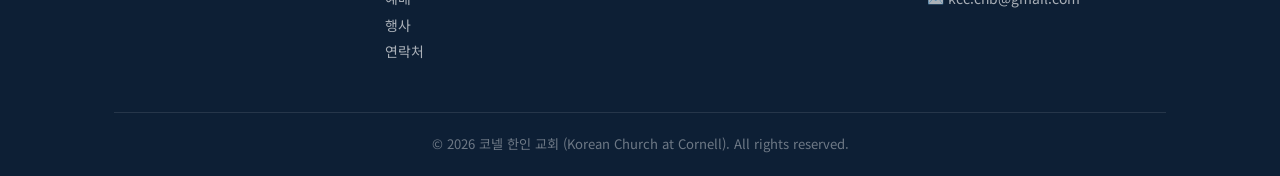
<file: pages/worship.html>
<!DOCTYPE html>
<html lang="ko">
<head>
  <meta charset="UTF-8" />
  <meta name="viewport" content="width=device-width, initial-scale=1.0" />
  <title>예배 안내 | 코넬 한인 교회</title>
  <link rel="stylesheet" href="../css/style.css" />
  <link rel="preconnect" href="https://fonts.googleapis.com" />
  <link href="https://fonts.googleapis.com/css2?family=Noto+Sans+KR:wght@300;400;500;700&family=Noto+Serif+KR:wght@400;700&display=swap" rel="stylesheet" />
</head>
<body>

  <header class="site-header">
    <nav class="navbar">
      <div class="nav-brand">
        <a href="../index.html">
          <span class="brand-ko">코넬 한인 교회</span>
          <span class="brand-en">Korean Church at Cornell</span>
        </a>
      </div>
      <button class="nav-toggle" aria-label="메뉴 열기" id="navToggle">
        <span></span><span></span><span></span>
      </button>
      <ul class="nav-links" id="navLinks">
        <li><a href="../index.html">홈</a></li>
        <li><a href="about.html">소개</a></li>
        <li><a href="worship.html" class="active">예배</a></li>
        <li><a href="events.html">행사</a></li>
        <li><a href="ministry.html">사역</a></li>
        <li><a href="contact.html">연락처</a></li>
      </ul>
    </nav>
  </header>

  <section class="page-hero">
    <div class="container">
      <h1>예배 안내</h1>
      <p>주님께 드리는 예배에 함께해 주세요</p>
    </div>
  </section>

  <section class="page-content">
    <div class="container">

      <div class="section-header">
        <span class="section-label">정기 예배</span>
        <h2>예배 시간표</h2>
      </div>

      <table class="worship-table" style="margin-bottom:4rem;">
        <thead>
          <tr>
            <th>예배</th>
            <th>요일</th>
            <th>시간</th>
            <th>장소</th>
            <th>언어</th>
          </tr>
        </thead>
        <tbody>
          <tr>
            <td><strong>주일 예배</strong></td>
            <td>매주 일요일</td>
            <td>오후 1:45</td>
            <td>149 Honness Ln, Ithaca, NY 14850</td>
            <td>한국어</td>
          </tr>
          <tr>
            <td><strong>청년부 모임</strong></td>
            <td>매주 금요일</td>
            <td>오후 7:30</td>
            <td>548 College Ave, Ithaca, NY 14850</td>
            <td>한국어 / 영어</td>
          </tr>
        </tbody>
      </table>

      <div class="welcome-grid">
        <div class="welcome-text">
          <span class="section-label">처음 오시는 분들께</span>
          <h2>처음 방문하시나요?</h2>
          <p>
            처음 오시는 분들을 진심으로 환영합니다!
            예배 시작 전에 조금 일찍 오시면 교회 성도들과 인사를 나누고
            예배 안내를 받으실 수 있습니다.
          </p>
          <p>
            주일 예배는 찬양, 기도, 말씀, 성도의 교제 순서로 진행됩니다.
            예배 후에는 식사 교제가 있습니다. 부담 없이 참여해 주세요!
          </p>
          <a href="contact.html" class="btn btn-primary">문의하기</a>
        </div>
        <div>
          <div class="image-placeholder" style="min-height:280px;">
            <span>🙏</span>
            <p>예배 사진을 여기에 추가하세요</p>
          </div>
        </div>
      </div>

    </div>
  </section>

  <section class="scripture">
    <div class="container">
      <blockquote>
        <p>"두세 사람이 내 이름으로 모인 곳에는 나도 그들 중에 있느니라"</p>
        <cite>마태복음 18:20</cite>
      </blockquote>
    </div>
  </section>

  <footer class="site-footer">
    <div class="container">
      <div class="footer-grid">
        <div class="footer-col">
          <h4>코넬 한인 교회</h4>
          <p>Korean Church at Cornell</p>
        </div>
        <div class="footer-col">
          <h4>빠른 링크</h4>
          <ul>
            <li><a href="../index.html">홈</a></li>
            <li><a href="about.html">소개</a></li>
            <li><a href="worship.html">예배</a></li>
            <li><a href="events.html">행사</a></li>
            <li><a href="contact.html">연락처</a></li>
          </ul>
        </div>
        <div class="footer-col">
          <h4>예배 시간</h4>
          <ul>
            <li>주일 예배: 일요일 오후 1:45</li>
            <li>청년부: 금요일 오후 7:30</li>
          </ul>
        </div>
        <div class="footer-col">
          <h4>연락처</h4>
          <ul>
            <li>📍 149 Honness Ln, Ithaca, NY 14850</li>
            <li>✉️ <a href="mailto:kcc.cnb@gmail.com">kcc.cnb@gmail.com</a></li>
          </ul>
        </div>
      </div>
      <div class="footer-bottom">
        <p>&copy; 2026 코넬 한인 교회 (Korean Church at Cornell). All rights reserved.</p>
      </div>
    </div>
  </footer>

  <script src="../js/main.js"></script>
</body>
</html>
</file>
<file: css/style.css>
/* =========================================
   코넬 한인 교회 | Korean Church at Cornell
   Main Stylesheet
   ========================================= */

/* --- Reset & Base --- */
*, *::before, *::after {
  box-sizing: border-box;
  margin: 0;
  padding: 0;
}

:root {
  --color-primary:    #1a3a5c;   /* deep navy blue */
  --color-accent:     #c8973a;   /* warm gold */
  --color-accent-light: #f0d898;
  --color-text:       #2c2c2c;
  --color-text-light: #666;
  --color-bg:         #ffffff;
  --color-bg-alt:     #f7f5f0;
  --color-border:     #e0dbd0;
  --font-sans:        'Noto Sans KR', sans-serif;
  --font-serif:       'Noto Serif KR', serif;
  --max-width:        1100px;
  --radius:           8px;
  --shadow:           0 2px 16px rgba(0,0,0,0.09);
  --transition:       0.25s ease;
}

html { scroll-behavior: smooth; }

body {
  font-family: var(--font-sans);
  color: var(--color-text);
  background: var(--color-bg);
  line-height: 1.7;
  font-size: 16px;
}

a {
  color: var(--color-primary);
  text-decoration: none;
  transition: color var(--transition);
}
a:hover { color: var(--color-accent); }

ul { list-style: none; }

img { max-width: 100%; display: block; }

/* --- Layout --- */
.container {
  max-width: var(--max-width);
  margin: 0 auto;
  padding: 0 1.5rem;
}

section { padding: 4rem 0; }

/* --- Typography --- */
h1, h2, h3, h4 {
  font-family: var(--font-serif);
  line-height: 1.3;
  color: var(--color-primary);
}

h1 { font-size: clamp(2rem, 5vw, 3.2rem); }
h2 { font-size: clamp(1.6rem, 3vw, 2.2rem); margin-bottom: 1rem; }
h3 { font-size: 1.2rem; margin-bottom: 0.5rem; }

.section-label {
  display: inline-block;
  font-size: 0.8rem;
  font-weight: 700;
  letter-spacing: 0.15em;
  text-transform: uppercase;
  color: var(--color-accent);
  margin-bottom: 0.5rem;
}

.section-header {
  text-align: center;
  margin-bottom: 2.5rem;
}

/* --- Buttons --- */
.btn {
  display: inline-block;
  padding: 0.75rem 1.75rem;
  border-radius: var(--radius);
  font-size: 0.95rem;
  font-weight: 500;
  cursor: pointer;
  transition: all var(--transition);
  font-family: var(--font-sans);
}

.btn-primary {
  background: var(--color-accent);
  color: #fff;
  border: 2px solid var(--color-accent);
}
.btn-primary:hover {
  background: #a87830;
  border-color: #a87830;
  color: #fff;
}

.btn-outline {
  background: transparent;
  color: #fff;
  border: 2px solid rgba(255,255,255,0.8);
}
.btn-outline:hover {
  background: rgba(255,255,255,0.15);
  color: #fff;
}

/* --- Navbar --- */
.site-header {
  position: sticky;
  top: 0;
  z-index: 100;
  background: var(--color-primary);
  box-shadow: 0 2px 10px rgba(0,0,0,0.15);
}

.navbar {
  max-width: var(--max-width);
  margin: 0 auto;
  padding: 0 1.5rem;
  display: flex;
  align-items: center;
  justify-content: space-between;
  height: 68px;
}

.nav-brand a {
  display: flex;
  flex-direction: column;
  color: #fff;
  line-height: 1.2;
}
.brand-ko {
  font-family: var(--font-serif);
  font-size: 1.1rem;
  font-weight: 700;
}
.brand-en {
  font-size: 0.7rem;
  opacity: 0.75;
  letter-spacing: 0.05em;
}

.nav-links {
  display: flex;
  gap: 0.25rem;
  align-items: center;
}
.nav-links a {
  color: rgba(255,255,255,0.85);
  padding: 0.4rem 0.9rem;
  border-radius: var(--radius);
  font-size: 0.93rem;
  font-weight: 500;
  transition: all var(--transition);
}
.nav-links a:hover,
.nav-links a.active {
  color: #fff;
  background: rgba(255,255,255,0.12);
}

.nav-toggle {
  display: none;
  background: none;
  border: none;
  cursor: pointer;
  padding: 0.4rem;
  flex-direction: column;
  gap: 5px;
}
.nav-toggle span {
  display: block;
  width: 24px;
  height: 2px;
  background: #fff;
  border-radius: 2px;
  transition: all var(--transition);
}

/* --- Hero --- */
.hero {
  position: relative;
  min-height: 85vh;
  display: flex;
  align-items: center;
  justify-content: center;
  text-align: center;
  background: linear-gradient(135deg, #1a3a5c 0%, #0d2240 50%, #1a3a5c 100%);
  overflow: hidden;
}

.hero::before {
  content: '✝';
  position: absolute;
  font-size: 40vw;
  color: rgba(255,255,255,0.03);
  top: 50%;
  left: 50%;
  transform: translate(-50%, -50%);
  pointer-events: none;
}

.hero-overlay {
  position: absolute;
  inset: 0;
  background: radial-gradient(ellipse at center, rgba(200,151,58,0.08) 0%, transparent 70%);
}

.hero-content {
  position: relative;
  z-index: 1;
  padding: 2rem 1.5rem;
  max-width: 750px;
}

.hero-content h1 {
  color: #fff;
  margin-bottom: 1.25rem;
  text-shadow: 0 2px 20px rgba(0,0,0,0.3);
}

.hero-subtitle {
  color: var(--color-accent-light);
  font-size: clamp(1rem, 2vw, 1.25rem);
  margin-bottom: 2rem;
  font-weight: 300;
  letter-spacing: 0.05em;
}

.hero-buttons {
  display: flex;
  gap: 1rem;
  justify-content: center;
  flex-wrap: wrap;
}

/* --- Worship Info Cards --- */
.worship-info {
  background: var(--color-primary);
  padding: 3rem 0;
}

.info-grid {
  display: grid;
  grid-template-columns: repeat(auto-fit, minmax(200px, 1fr));
  gap: 1.5rem;
}

.info-card {
  text-align: center;
  padding: 1.75rem 1rem;
  background: rgba(255,255,255,0.07);
  border-radius: var(--radius);
  border: 1px solid rgba(255,255,255,0.1);
  color: #fff;
  transition: background var(--transition);
}
.info-card:hover { background: rgba(255,255,255,0.12); }

.info-icon { font-size: 2rem; margin-bottom: 0.75rem; }
.info-card h3 { color: var(--color-accent-light); font-size: 1rem; margin-bottom: 0.5rem; }
.info-card p { color: rgba(255,255,255,0.85); font-size: 0.93rem; line-height: 1.6; }
.info-card a { color: var(--color-accent-light); text-decoration: underline; }

/* --- Welcome Section --- */
.welcome-section { background: var(--color-bg); }

.welcome-grid {
  display: grid;
  grid-template-columns: 1fr 1fr;
  gap: 4rem;
  align-items: center;
}

.welcome-text p {
  color: var(--color-text-light);
  margin-bottom: 1rem;
  font-size: 0.97rem;
}
.welcome-text .btn { margin-top: 0.5rem; }

.image-placeholder {
  aspect-ratio: 4/3;
  background: var(--color-bg-alt);
  border-radius: var(--radius);
  border: 2px dashed var(--color-border);
  display: flex;
  flex-direction: column;
  align-items: center;
  justify-content: center;
  color: var(--color-text-light);
  gap: 0.5rem;
}
.image-placeholder span { font-size: 3rem; opacity: 0.3; }
.image-placeholder p { font-size: 0.85rem; }

/* --- Announcements --- */
.announcements { background: var(--color-bg-alt); }

.announcement-grid {
  display: grid;
  grid-template-columns: repeat(auto-fit, minmax(280px, 1fr));
  gap: 1.5rem;
}

.announcement-card {
  background: var(--color-bg);
  border-radius: var(--radius);
  padding: 1.75rem;
  box-shadow: var(--shadow);
  border-top: 3px solid var(--color-accent);
  transition: transform var(--transition), box-shadow var(--transition);
}
.announcement-card:hover {
  transform: translateY(-3px);
  box-shadow: 0 6px 24px rgba(0,0,0,0.12);
}

.announcement-date {
  font-size: 0.8rem;
  color: var(--color-accent);
  font-weight: 600;
  display: block;
  margin-bottom: 0.5rem;
}
.announcement-card h3 { font-size: 1.05rem; margin-bottom: 0.6rem; }
.announcement-card p { font-size: 0.9rem; color: var(--color-text-light); margin-bottom: 1rem; }

.read-more {
  font-size: 0.87rem;
  font-weight: 600;
  color: var(--color-primary);
}
.read-more:hover { color: var(--color-accent); }

/* --- Scripture --- */
.scripture {
  background: var(--color-primary);
  text-align: center;
  padding: 5rem 0;
}

.scripture blockquote {
  max-width: 700px;
  margin: 0 auto;
  padding: 0 1.5rem;
}

.scripture blockquote p {
  font-family: var(--font-serif);
  font-size: clamp(1.1rem, 2.5vw, 1.5rem);
  color: rgba(255,255,255,0.92);
  line-height: 1.8;
  margin-bottom: 1.5rem;
  position: relative;
}
.scripture blockquote p::before { content: '\201C'; }
.scripture blockquote p::after  { content: '\201D'; }

.scripture cite {
  font-style: normal;
  color: var(--color-accent);
  font-weight: 600;
  font-size: 0.95rem;
  letter-spacing: 0.05em;
}

/* --- Footer --- */
.site-footer {
  background: #0d1f35;
  color: rgba(255,255,255,0.75);
  padding: 3.5rem 0 0;
}

.footer-grid {
  display: grid;
  grid-template-columns: repeat(auto-fit, minmax(180px, 1fr));
  gap: 2rem;
  margin-bottom: 3rem;
}

.footer-col h4 {
  color: #fff;
  font-size: 0.95rem;
  margin-bottom: 1rem;
  font-family: var(--font-serif);
}

.footer-col p,
.footer-col li {
  font-size: 0.87rem;
  line-height: 1.9;
  color: rgba(255,255,255,0.65);
}

.footer-col ul li a {
  color: rgba(255,255,255,0.65);
  transition: color var(--transition);
}
.footer-col ul li a:hover { color: var(--color-accent); }

.footer-bottom {
  border-top: 1px solid rgba(255,255,255,0.1);
  padding: 1.25rem 0;
  text-align: center;
}
.footer-bottom p {
  font-size: 0.82rem;
  color: rgba(255,255,255,0.4);
}

/* =========================================
   Inner Page Styles
   ========================================= */
.page-hero {
  background: linear-gradient(135deg, var(--color-primary) 0%, #0d2240 100%);
  padding: 4rem 0 3rem;
  text-align: center;
}
.page-hero h1 { color: #fff; margin-bottom: 0.5rem; }
.page-hero p { color: rgba(255,255,255,0.75); font-size: 1.05rem; }

.page-content { padding: 4rem 0; }

/* Contact Form */
.contact-grid {
  display: grid;
  grid-template-columns: 1fr 1fr;
  gap: 3rem;
  align-items: start;
}

.form-group { margin-bottom: 1.25rem; }
.form-group label {
  display: block;
  font-size: 0.9rem;
  font-weight: 600;
  margin-bottom: 0.4rem;
  color: var(--color-text);
}
.form-group input,
.form-group textarea,
.form-group select {
  width: 100%;
  padding: 0.75rem 1rem;
  border: 1.5px solid var(--color-border);
  border-radius: var(--radius);
  font-size: 0.95rem;
  font-family: var(--font-sans);
  color: var(--color-text);
  transition: border-color var(--transition);
  background: var(--color-bg);
}
.form-group input:focus,
.form-group textarea:focus {
  outline: none;
  border-color: var(--color-primary);
}
.form-group textarea { resize: vertical; min-height: 140px; }

/* Map placeholder */
.map-placeholder {
  background: var(--color-bg-alt);
  border-radius: var(--radius);
  border: 2px dashed var(--color-border);
  min-height: 300px;
  display: flex;
  flex-direction: column;
  align-items: center;
  justify-content: center;
  gap: 0.75rem;
  color: var(--color-text-light);
  text-align: center;
  padding: 2rem;
}
.map-placeholder span { font-size: 2.5rem; }

/* Ministry cards */
.ministry-grid {
  display: grid;
  grid-template-columns: repeat(auto-fit, minmax(260px, 1fr));
  gap: 1.5rem;
}
.ministry-card {
  background: var(--color-bg-alt);
  border-radius: var(--radius);
  padding: 2rem;
  text-align: center;
  border-bottom: 3px solid var(--color-accent);
}
.ministry-card .icon { font-size: 2.5rem; margin-bottom: 1rem; }
.ministry-card h3 { margin-bottom: 0.75rem; }
.ministry-card p { font-size: 0.92rem; color: var(--color-text-light); }

/* Worship schedule table */
.worship-table {
  width: 100%;
  border-collapse: collapse;
  margin-top: 1.5rem;
}
.worship-table th,
.worship-table td {
  padding: 1rem 1.25rem;
  border-bottom: 1px solid var(--color-border);
  text-align: left;
}
.worship-table th {
  background: var(--color-primary);
  color: #fff;
  font-weight: 600;
  font-size: 0.9rem;
}
.worship-table tr:hover td { background: var(--color-bg-alt); }

/* =========================================
   Responsive
   ========================================= */
@media (max-width: 768px) {
  .nav-toggle { display: flex; }

  .nav-links {
    display: none;
    position: absolute;
    top: 68px;
    left: 0;
    right: 0;
    background: var(--color-primary);
    flex-direction: column;
    padding: 1rem;
    gap: 0.25rem;
    box-shadow: 0 4px 12px rgba(0,0,0,0.2);
  }
  .nav-links.open { display: flex; }
  .nav-links a { width: 100%; padding: 0.6rem 1rem; }

  .welcome-grid,
  .contact-grid { grid-template-columns: 1fr; gap: 2rem; }

  .hero { min-height: 70vh; }

  section { padding: 2.5rem 0; }
}

@media (max-width: 480px) {
  .hero-buttons { flex-direction: column; align-items: center; }
  .info-grid { grid-template-columns: 1fr 1fr; }
}
</file>
